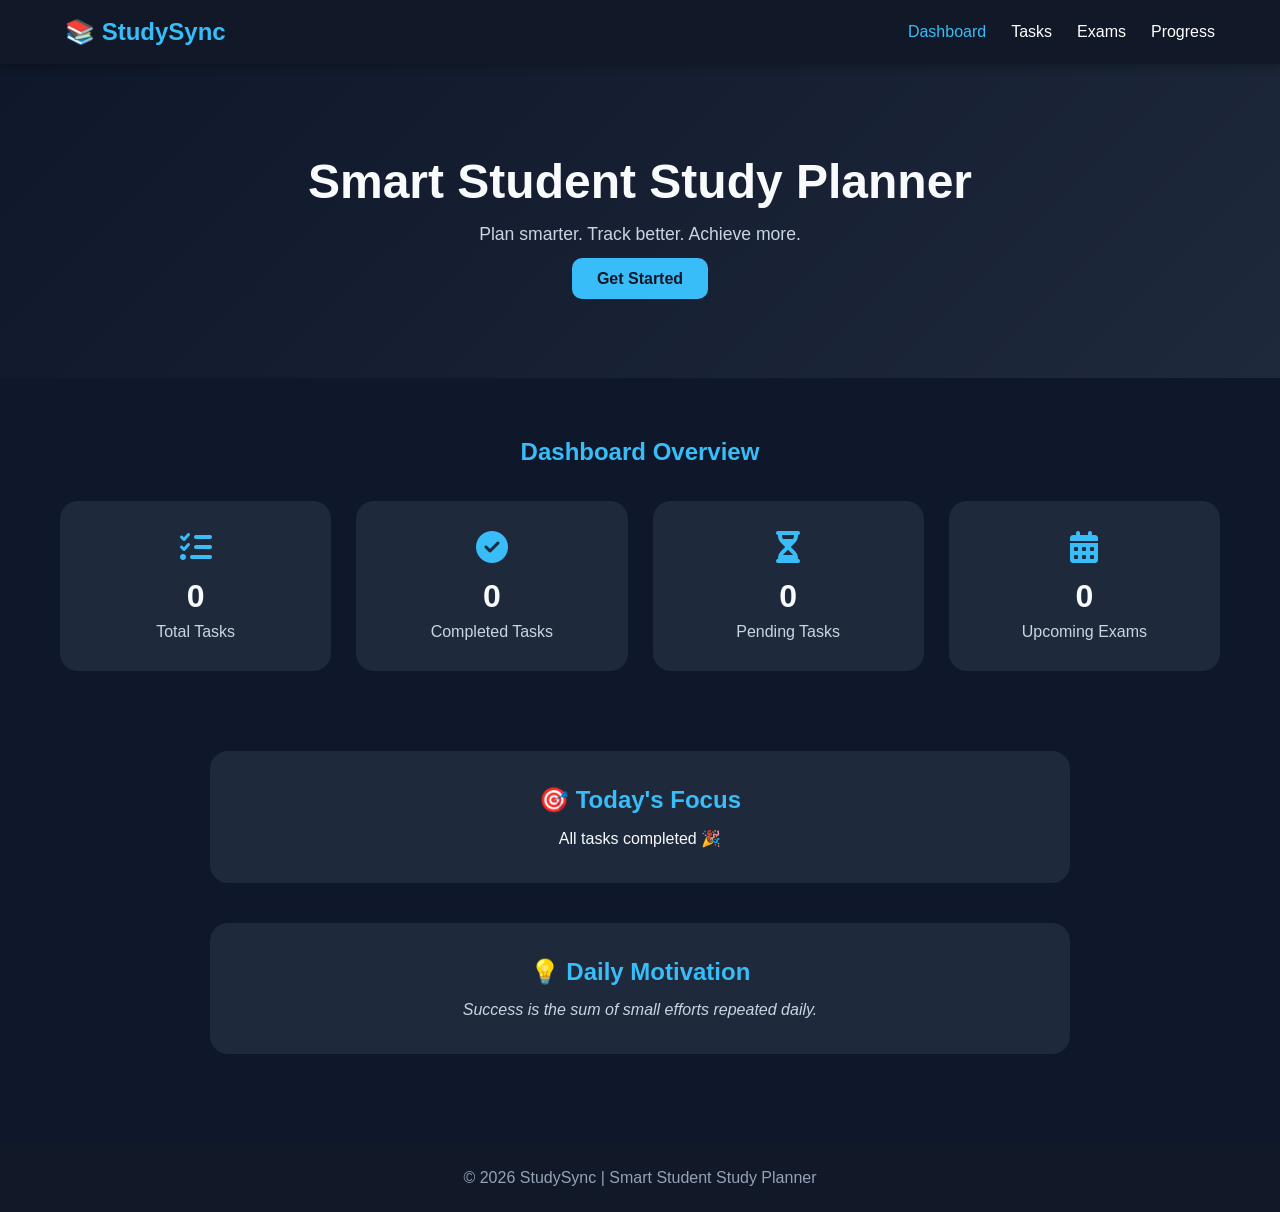
<file: index.html>
<!DOCTYPE html>
<html lang="en">

<head>
    <meta charset="UTF-8">
    <meta name="viewport" content="width=device-width, initial-scale=1.0">
    <title>StudySync | Dashboard</title>

    <link rel="stylesheet" href="css/style.css">

    <link rel="stylesheet"
        href="https://cdnjs.cloudflare.com/ajax/libs/font-awesome/6.5.2/css/all.min.css">
</head>

<body>

    <!-- ================= NAVBAR ================= -->

    <header>

        <nav class="navbar">

            <div class="logo">
                📚 StudySync
            </div>

            <ul class="nav-links">

                <li>
                    <a class="active" href="index.html">
                        Dashboard
                    </a>
                </li>

                <li>
                    <a href="tasks.html">
                        Tasks
                    </a>
                </li>

                <li>
                    <a href="exams.html">
                        Exams
                    </a>
                </li>

                <li>
                    <a href="progress.html">
                        Progress
                    </a>
                </li>

            </ul>

            <div class="menu-btn">
                <i class="fas fa-bars"></i>
            </div>

        </nav>

    </header>

    <!-- ================= HERO ================= -->

    <section class="hero">

        <div class="hero-content">

            <h1>
                Smart Student Study Planner
            </h1>

            <p>
                Plan smarter. Track better. Achieve more.
            </p>

            <a href="tasks.html" class="btn">
                Get Started
            </a>

        </div>

    </section>

    <!-- ================= DASHBOARD STATS ================= -->

    <section class="dashboard">

        <h2>
            Dashboard Overview
        </h2>

        <div class="stats-container">

            <div class="stat-card">

                <i class="fas fa-tasks"></i>

                <h3 id="totalTasks">
                    0
                </h3>

                <p>
                    Total Tasks
                </p>

            </div>

            <div class="stat-card">

                <i class="fas fa-check-circle"></i>

                <h3 id="completedTasks">
                    0
                </h3>

                <p>
                    Completed Tasks
                </p>

            </div>

            <div class="stat-card">

                <i class="fas fa-hourglass-half"></i>

                <h3 id="pendingTasks">
                    0
                </h3>

                <p>
                    Pending Tasks
                </p>

            </div>

            <div class="stat-card">

                <i class="fas fa-calendar-alt"></i>

                <h3 id="upcomingExams">
                    0
                </h3>

                <p>
                    Upcoming Exams
                </p>

            </div>

        </div>

    </section>

    <!-- ================= TODAY'S FOCUS ================= -->

    <section class="focus-section">

        <div class="focus-card">

            <h2>
                🎯 Today's Focus
            </h2>

            <p id="todayFocus">
                No tasks added yet.
            </p>

        </div>

    </section>

    <!-- ================= MOTIVATIONAL QUOTE ================= -->

    <section class="quote-section">

        <div class="quote-card">

            <h2>
                💡 Daily Motivation
            </h2>

            <p id="quoteText">
                Success is the sum of small efforts repeated daily.
            </p>

        </div>

    </section>

    <!-- ================= FOOTER ================= -->

    <footer>

        <p>
            © 2026 StudySync | Smart Student Study Planner
        </p>

    </footer>

    <script src="js/app.js"></script>

</body>

</html>
</file>
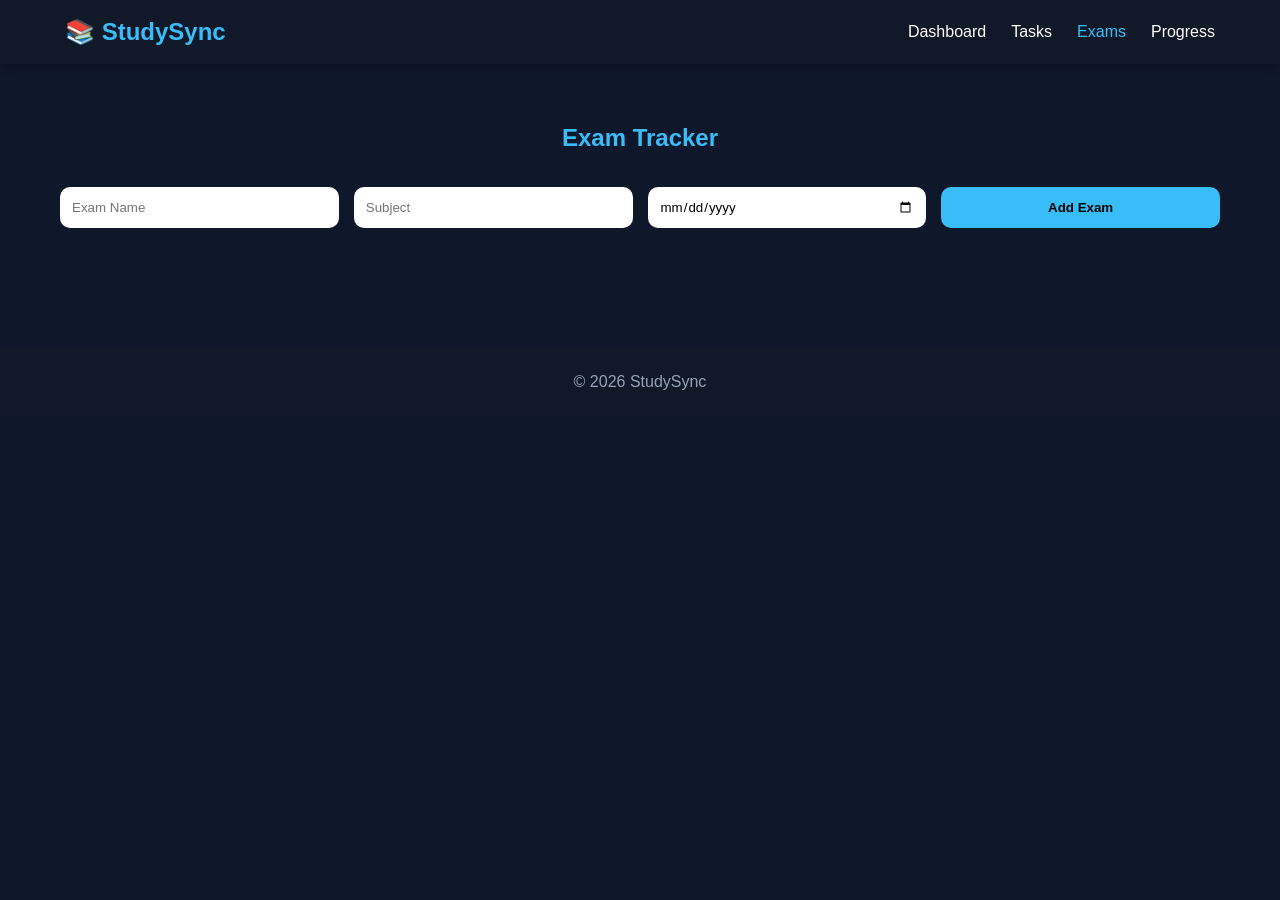
<file: exams.html>
<!DOCTYPE html>
<html lang="en">

<head>
    <meta charset="UTF-8">
    <meta name="viewport" content="width=device-width, initial-scale=1.0">
    <title>StudySync | Exams</title>

    <link rel="stylesheet" href="css/style.css">

    <link rel="stylesheet"
    href="https://cdnjs.cloudflare.com/ajax/libs/font-awesome/6.5.2/css/all.min.css">
</head>

<body>

<header>

    <nav class="navbar">

        <div class="logo">
            📚 StudySync
        </div>

        <ul class="nav-links">

            <li><a href="index.html">Dashboard</a></li>

            <li><a href="tasks.html">Tasks</a></li>

            <li>
                <a class="active" href="exams.html">
                    Exams
                </a>
            </li>

            <li><a href="progress.html">Progress</a></li>

        </ul>

    </nav>

</header>

<section class="dashboard">

    <h2>
        Exam Tracker
    </h2>

    <div class="exam-form">

        <input
            type="text"
            id="examName"
            placeholder="Exam Name">

        <input
            type="text"
            id="examSubject"
            placeholder="Subject">

        <input
            type="date"
            id="examDate">

        <button onclick="addExam()">
            Add Exam
        </button>

    </div>

    <div id="examList">

    </div>

</section>

<footer>

    <p>
        © 2026 StudySync
    </p>

</footer>

<script src="js/app.js"></script>

</body>

</html>
</file>
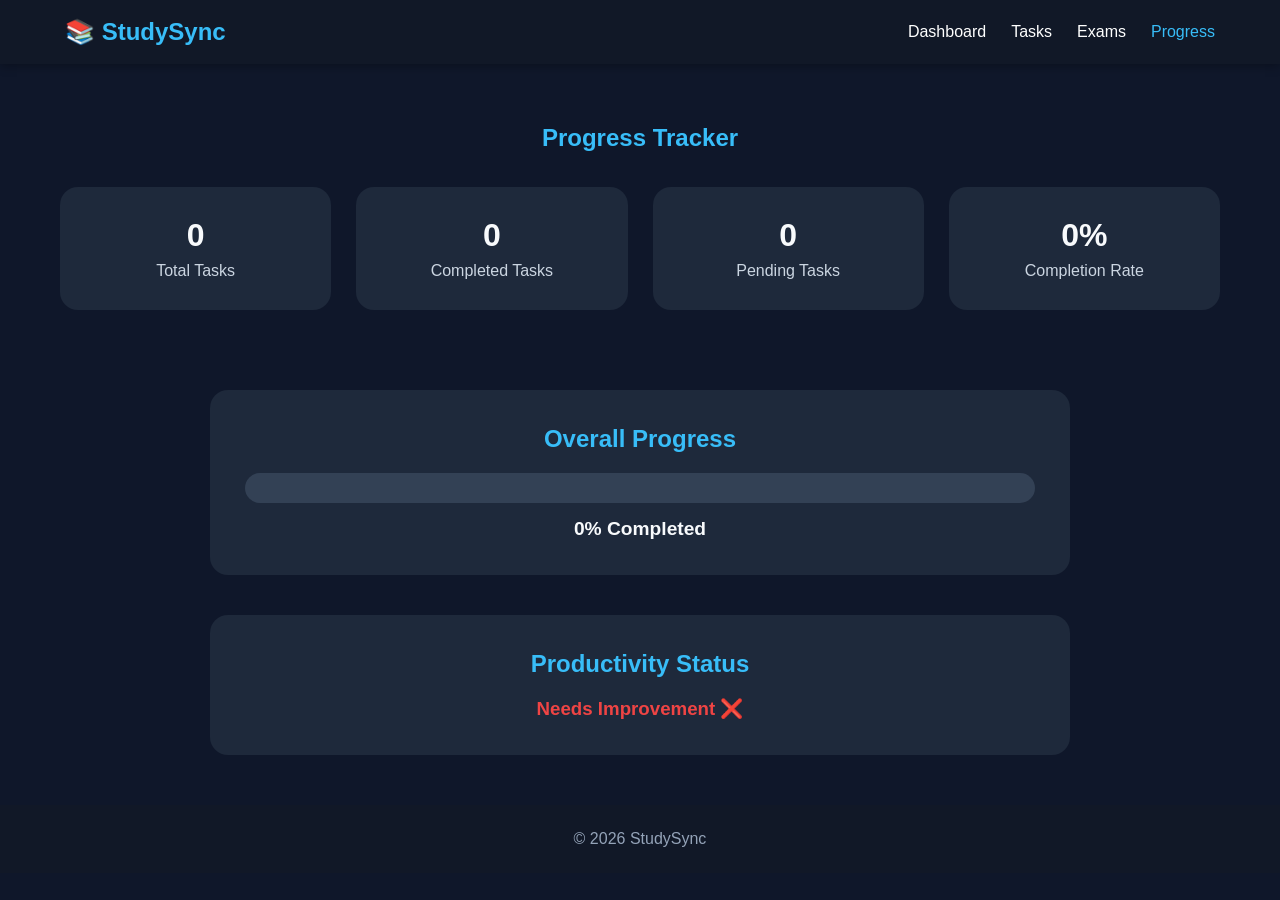
<file: progress.html>
<!DOCTYPE html>
<html lang="en">

<head>
    <meta charset="UTF-8">
    <meta name="viewport"
          content="width=device-width, initial-scale=1.0">

    <title>StudySync | Progress</title>

    <link rel="stylesheet"
          href="css/style.css">

    <link rel="stylesheet"
    href="https://cdnjs.cloudflare.com/ajax/libs/font-awesome/6.5.2/css/all.min.css">
</head>

<body>

<header>

    <nav class="navbar">

        <div class="logo">
            📚 StudySync
        </div>

        <ul class="nav-links">

            <li>
                <a href="index.html">
                    Dashboard
                </a>
            </li>

            <li>
                <a href="tasks.html">
                    Tasks
                </a>
            </li>

            <li>
                <a href="exams.html">
                    Exams
                </a>
            </li>

            <li>
                <a class="active"
                   href="progress.html">
                    Progress
                </a>
            </li>
        </ul>

    </nav>

</header>

<section class="dashboard">

    <h2>
        Progress Tracker
    </h2>

    <div class="stats-container">

        <div class="stat-card">

            <h3 id="progressTotal">
                0
            </h3>

            <p>Total Tasks</p>

        </div>

        <div class="stat-card">

            <h3 id="progressCompleted">
                0
            </h3>

            <p>Completed Tasks</p>

        </div>

        <div class="stat-card">

            <h3 id="progressPending">
                0
            </h3>

            <p>Pending Tasks</p>

        </div>

        <div class="stat-card">

            <h3 id="completionPercent">
                0%
            </h3>

            <p>Completion Rate</p>

        </div>

    </div>

</section>

<section class="progress-section">

    <div class="progress-card">

        <h2>
            Overall Progress
        </h2>

        <div class="progress-bar">

            <div id="progressFill">

            </div>

        </div>

        <p id="progressText">
            0%
        </p>

    </div>

</section>

<section class="progress-section">

    <div class="progress-card">

        <h2>
            Productivity Status
        </h2>

        <h3 id="productivityStatus">

            No Data

        </h3>

    </div>

</section>

<footer>

    <p>
        © 2026 StudySync
    </p>

</footer>

<script src="js/app.js"></script>

</body>

</html>
</file>
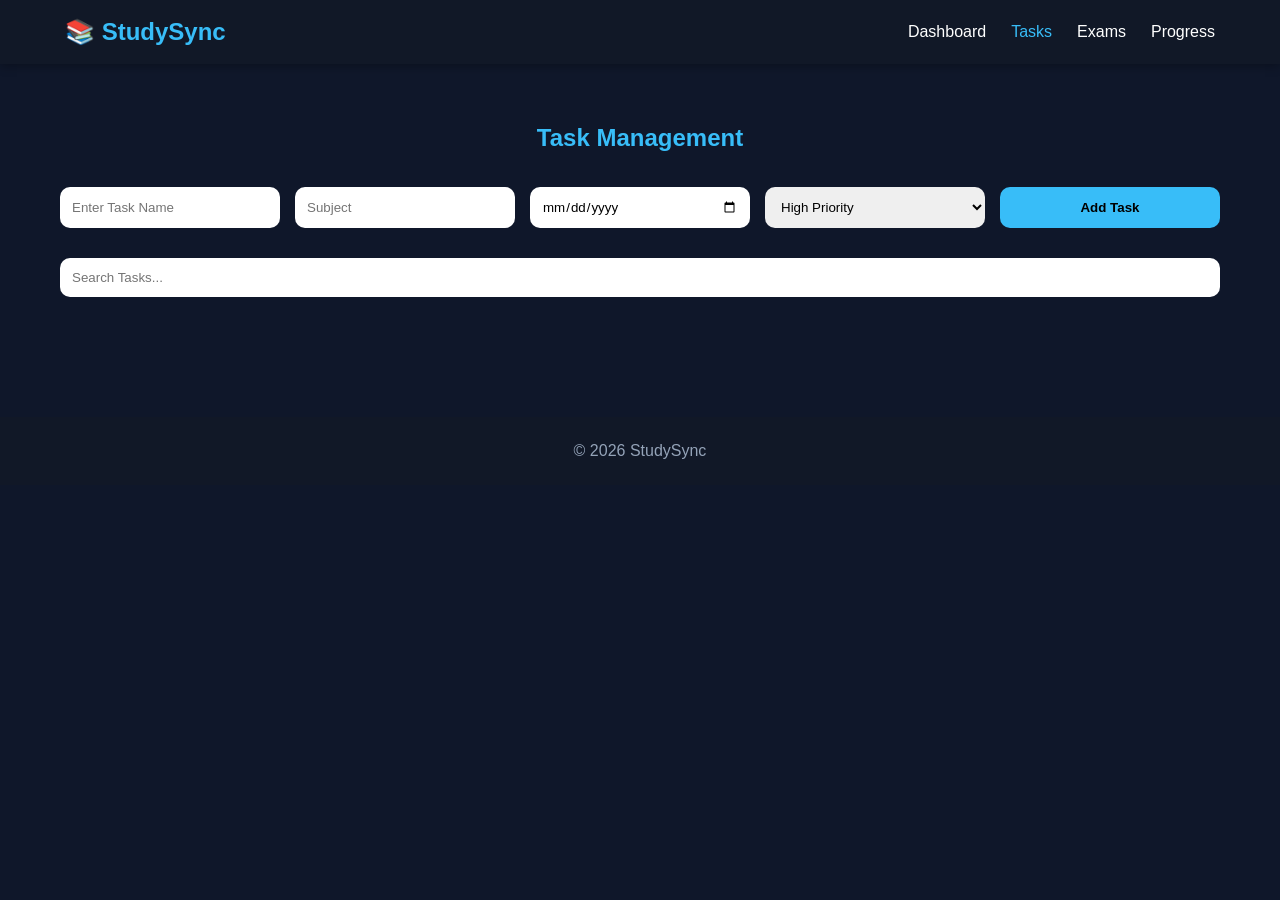
<file: tasks.html>
<!DOCTYPE html>
<html lang="en">

<head>
    <meta charset="UTF-8">
    <meta name="viewport" content="width=device-width, initial-scale=1.0">
    <title>StudySync | Tasks</title>

    <link rel="stylesheet" href="css/style.css">

    <link rel="stylesheet"
    href="https://cdnjs.cloudflare.com/ajax/libs/font-awesome/6.5.2/css/all.min.css">
</head>

<body>

<header>

    <nav class="navbar">

        <div class="logo">
            📚 StudySync
        </div>

        <ul class="nav-links">

            <li><a href="index.html">Dashboard</a></li>

            <li>
                <a class="active" href="tasks.html">
                    Tasks
                </a>
            </li>

            <li><a href="exams.html">Exams</a></li>

            <li><a href="progress.html">Progress</a></li>

        </ul>

    </nav>

</header>

<section class="dashboard">

    <h2>
        Task Management
    </h2>

    <!-- Add Task Form -->

    <div class="task-form">

        <input
            type="text"
            id="taskName"
            placeholder="Enter Task Name">

        <input
            type="text"
            id="subject"
            placeholder="Subject">

        <input
            type="date"
            id="dueDate">

        <select id="priority">

            <option value="High">
                High Priority
            </option>

            <option value="Medium">
                Medium Priority
            </option>

            <option value="Low">
                Low Priority
            </option>

        </select>

        <button onclick="addTask()">
            Add Task
        </button>

    </div>

    <!-- Search -->

    <div class="search-box">

        <input
            type="text"
            id="searchTask"
            placeholder="Search Tasks..."
            onkeyup="searchTasks()">

    </div>

    <!-- Task List -->

    <div id="taskList">

    </div>

</section>

<footer>

    <p>
        © 2026 StudySync
    </p>

</footer>

<script src="js/app.js"></script>

</body>

</html>
</file>
<file: css/style.css>
*{
    margin:0;
    padding:0;
    box-sizing:border-box;
    font-family:'Segoe UI',sans-serif;
}

html{
    scroll-behavior:smooth;
}

body{
    background:#0f172a;
    color:#f8fafc;
    min-height:100vh;
}
header{
    position:sticky;
    top:0;
    z-index:1000;
    background:#111827;
    box-shadow:0 2px 10px rgba(0,0,0,.3);
}

.navbar{
    max-width:1200px;
    margin:auto;
    padding:18px 25px;
    display:flex;
    justify-content:space-between;
    align-items:center;
}

.logo{
    font-size:1.5rem;
    font-weight:bold;
    color:#38bdf8;
}

.nav-links{
    list-style:none;
    display:flex;
    gap:25px;
}

.nav-links a{
    text-decoration:none;
    color:white;
    transition:.3s;
}

.nav-links a:hover,
.nav-links .active{
    color:#38bdf8;
}

.menu-btn{
    display:none;
    font-size:1.5rem;
    cursor:pointer;
}
.hero{
    text-align:center;
    padding:90px 20px;
    background:
    linear-gradient(
        135deg,
        #0f172a,
        #1e293b
    );
}

.hero h1{
    font-size:3rem;
    margin-bottom:15px;
}

.hero p{
    font-size:1.1rem;
    color:#cbd5e1;
    margin-bottom:25px;
}

.btn{
    text-decoration:none;
    background:#38bdf8;
    color:#0f172a;
    padding:12px 25px;
    border-radius:10px;
    font-weight:600;
    transition:.3s;
}

.btn:hover{
    transform:translateY(-3px);
    box-shadow:0 0 15px #38bdf8;
}

.dashboard{
    max-width:1200px;
    margin:auto;
    padding:60px 20px;
}

.dashboard h2{
    text-align:center;
    margin-bottom:35px;
    color:#38bdf8;
}

.stats-container{
    display:grid;
    grid-template-columns:
    repeat(auto-fit,minmax(220px,1fr));

    gap:25px;
}

.stat-card{
    background:#1e293b;
    padding:30px;
    border-radius:18px;
    text-align:center;
    transition:.3s;
}

.stat-card:hover{
    transform:translateY(-8px);
    box-shadow:0 0 20px rgba(56,189,248,.3);
}

.stat-card i{
    font-size:2rem;
    color:#38bdf8;
    margin-bottom:15px;
}

.stat-card h3{
    font-size:2rem;
    margin-bottom:8px;
}

.stat-card p{
    color:#cbd5e1;
}

.focus-section{
    max-width:900px;
    margin:auto;
    padding:20px;
}

.focus-card{
    background:#1e293b;
    padding:35px;
    border-radius:18px;
    text-align:center;
}

.focus-card h2{
    margin-bottom:15px;
    color:#38bdf8;
}

.quote-section{
    max-width:900px;
    margin:auto;
    padding:20px 20px 60px;
}

.quote-card{
    background:#1e293b;
    padding:35px;
    border-radius:18px;
    text-align:center;
}

.quote-card h2{
    margin-bottom:15px;
    color:#38bdf8;
}

.quote-card p{
    font-style:italic;
    color:#cbd5e1;
}

footer{
    text-align:center;
    padding:25px;
    background:#111827;
    margin-top:30px;
}

footer p{
    color:#94a3b8;
}

@media(max-width:768px){

    .navbar{
        flex-direction:column;
        gap:15px;
    }

    .nav-links{
        flex-wrap:wrap;
        justify-content:center;
        gap:15px;
    }

    .hero h1{
        font-size:2rem;
    }

    .hero p{
        font-size:1rem;
    }

    .stat-card{
        padding:25px;
    }

}


.task-form{
    display:grid;
    grid-template-columns:
    repeat(auto-fit,minmax(220px,1fr));

    gap:15px;
    margin-bottom:30px;
}

.task-form input,
.task-form select{
    padding:12px;
    border:none;
    border-radius:10px;
}

.task-form button{
    background:#38bdf8;
    border:none;
    border-radius:10px;
    font-weight:600;
    cursor:pointer;
}

.search-box{
    margin-bottom:30px;
}

.search-box input{
    width:100%;
    padding:12px;
    border-radius:10px;
    border:none;
}

.task-card{
    background:#1e293b;
    padding:20px;
    border-radius:15px;
    margin-bottom:15px;
}

.task-card h3{
    margin-bottom:10px;
}

.priority-high{
    color:#ef4444;
}

.priority-medium{
    color:#f59e0b;
}

.priority-low{
    color:#22c55e;
}

.task-actions{
    margin-top:15px;
    display:flex;
    gap:10px;
}

.complete-btn{
    background:#22c55e;
}

.delete-btn{
    background:#ef4444;
}

.task-actions button{
    border:none;
    padding:10px 15px;
    border-radius:8px;
    color:white;
    cursor:pointer;
}

.exam-form{
    display:grid;
    grid-template-columns:
    repeat(auto-fit,minmax(220px,1fr));

    gap:15px;
    margin-bottom:30px;
}

.exam-form input{
    padding:12px;
    border:none;
    border-radius:10px;
}

.exam-form button{
    background:#38bdf8;
    border:none;
    border-radius:10px;
    cursor:pointer;
    font-weight:600;
}

.exam-card{
    background:#1e293b;
    padding:20px;
    border-radius:15px;
    margin-bottom:15px;
}

.exam-card h3{
    margin-bottom:10px;
}

.exam-card p{
    margin-bottom:8px;
}

.days-left{
    color:#38bdf8;
    font-weight:bold;
}

.delete-exam{
    margin-top:10px;
    background:#ef4444;
    border:none;
    color:white;
    padding:10px 15px;
    border-radius:8px;
    cursor:pointer;
}

.progress-section{
    max-width:900px;
    margin:auto;
    padding:20px;
}

.progress-card{
    background:#1e293b;
    padding:35px;
    border-radius:18px;
    text-align:center;
}

.progress-card h2{
    margin-bottom:20px;
    color:#38bdf8;
}

.progress-bar{
    width:100%;
    height:30px;
    background:#334155;
    border-radius:20px;
    overflow:hidden;
}

#progressFill{
    width:0%;
    height:100%;
    background:#38bdf8;
    transition:0.5s;
}

#progressText{
    margin-top:15px;
    font-size:1.2rem;
    font-weight:bold;
}
</file>
